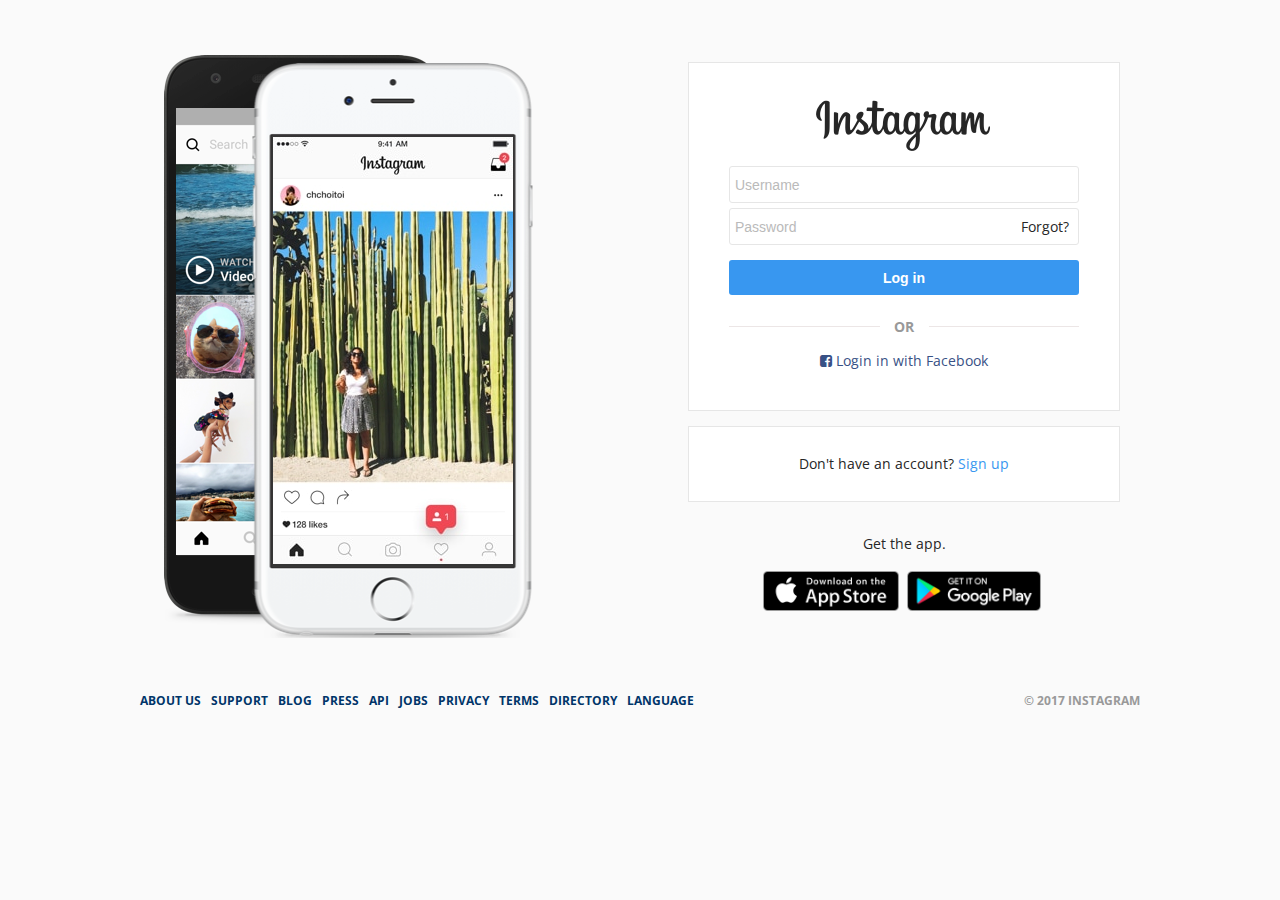
<file: index.html>
<!DOCTYPE html>
<html>
  <head>
    <meta charset="utf-8">
    <title>Login | Instaclone</title>
    <link href="https://maxcdn.bootstrapcdn.com/font-awesome/4.7.0/css/font-awesome.min.css" rel="stylesheet" />
    <link rel="stylesheet" href="css/style.css" />
    <meta name="viewport" content="width=device-width, initial-scale=1.0, user-scalable=no">
  </head>
  <body>
  <main id="login">
    <div class="login__column">
      <img src="images/phoneImage.png" class="login__phoneImage"/>
    </div>
    <div class="login__column">
      <div class="login__box">
        <img src="images/logo.png" />
        <form action="feed.html" method="get" class="login__form">
          <input
            name="username"
            type="text"
            placeholder="Username"
            required
          />
          <div class="login__form--box">
          <input
            name="password"
            type="password"
            placeholder="Password"
            required
          />
          <a href="#">Forgot?</a>
          </div>
          <input type="submit" value="Log in"/>
        </form>
        <span class="login__divider">or</span>
        <a href="#" class="login__fb-link">
          <i class="fa fa-facebook-square" aria-hidden="true"></i>
          Login in with Facebook</a>
      </div>
      <div class="login__box">
        <span class="login__text">Don't have an account?</span>
        <a href="#">Sign up</a>
      </div>
      <div class="login__box login__box--transparent">
        <span class="login__text">Get the app.</span>
        <div class="login__appstores">
          <img src="images/ios.png" class="login__appstore" />
          <img src="images/android.png" class="login__appstore" />
        </div>
      </div>
    </div>
  </main>
  <footer>
    <nav class="footer__nav">
      <ul class="footer__list">
        <li class="footer__item"><a href="#" class="footer__link">about us</a></li>
        <li class="footer__item"><a href="#" class="footer__link">support</a></li>
        <li class="footer__item"><a href="#" class="footer__link">blog</a></li>
        <li class="footer__item"><a href="#" class="footer__link">press</a></li>
        <li class="footer__item"><a href="#" class="footer__link">api</a></li>
        <li class="footer__item"><a href="#" class="footer__link">jobs</a></li>
        <li class="footer__item"><a href="#" class="footer__link">privacy</a></li>
        <li class="footer__item"><a href="#" class="footer__link">terms</a></li>
        <li class="footer__item"><a href="#" class="footer__link">directory</a></li>
        <li class="footer__item"><a href="#" class="footer__link">language</a></li>
      </ul>
    </nav>
    <span class="footer__copyright">© 2017 instagram</span>
  </footer>
  </body>
</html>
</file>
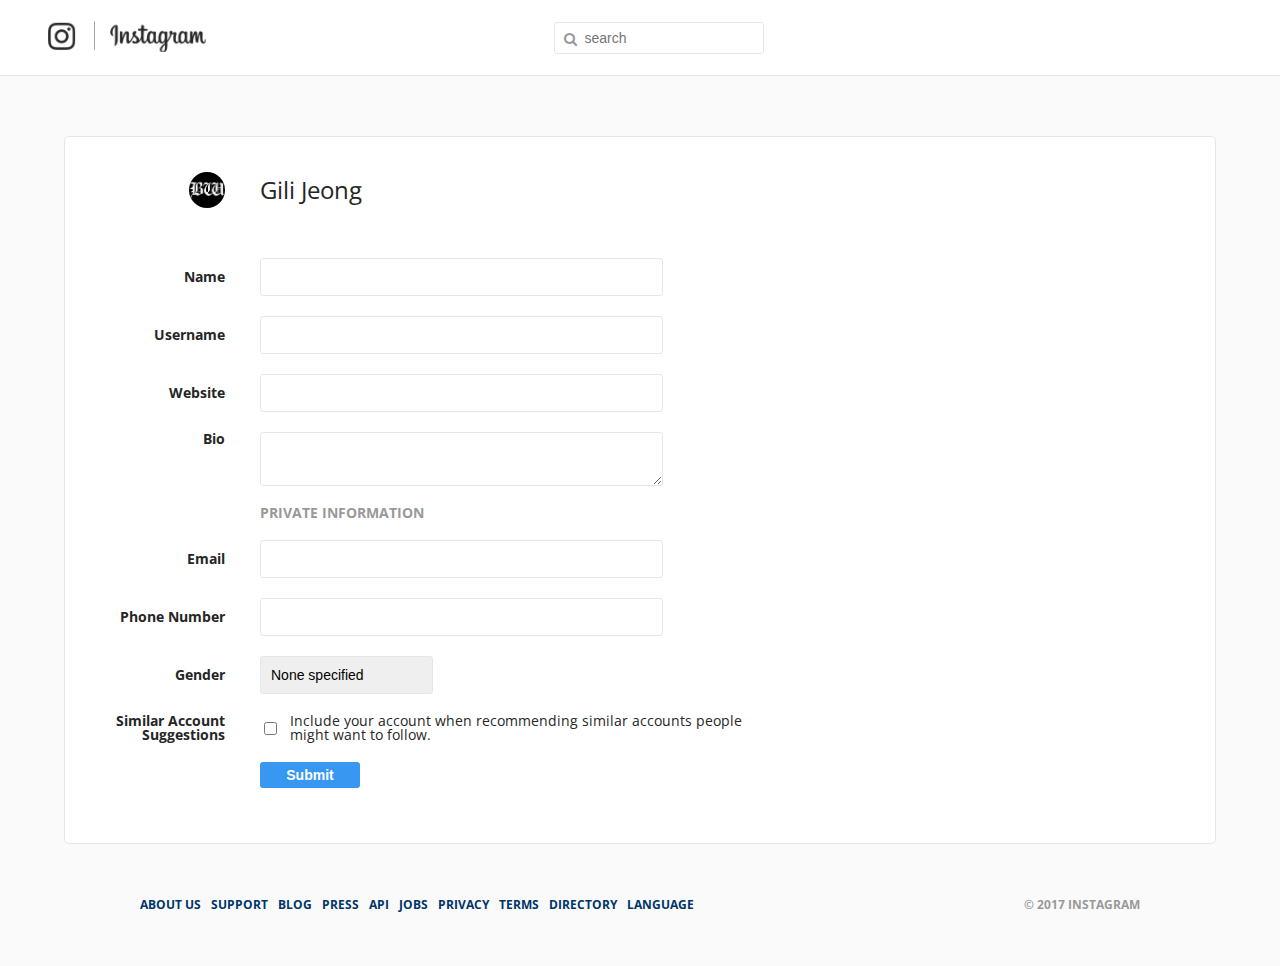
<file: edit-profile.html>
<!DOCTYPE html>
<html>
  <head>
    <meta charset="utf-8">
    <title>Edit-profile | Instaclone</title>
    <link href="https://maxcdn.bootstrapcdn.com/font-awesome/4.7.0/css/font-awesome.min.css" rel="stylesheet" />
    <link rel="stylesheet" href="css/style.css" />
    <meta name="viewport" content="width=device-width, initial-scale=1.0, user-scalable=no">
  </head>
  <body>
    <nav class="navigation">
      <a href="feed.html">
        <img src="images/navLogo.png" class="navigation__logo"/>
      </a>
      <div class="navigation__search">
        <i class="fa fa-search"></i>
        <input type="text" placeholder="search" class="navigation__input"/>
      </div>
      <div class="navigation__icons">
        <a href="explore.html" class="navigation__link" id="compass">
          <i class="fa fa-compass"></i>
        </a>
        <a href="#" class="navigation__link" id="heart">
          <i class="fa fa-heart-o"></i>
        </a>
        <a href="profile.html" class="navigation__link" id="user">
          <i class="fa fa-user-o"></i>
        </a>
      </div>
    </nav>
    <main class="edit-profile">
      <header class="edit-profile__header">
        <div class="edit-profile__avatar-container">
          <img src="images/avatar.jpg"/>
        </div>
        <h3 class="edit-profile__title">Gili Jeong</h3>
      </header>
      <form class="form">
        <div class="form__row">
          <label for="name" class="form__label">Name</label>
          <input id="name" type="text">
        </div>
        <div class="form__row">
          <label for="username" class="form__label">Username</label>
          <input id="username" type="text">
        </div>
        <div class="form__row">
          <label for="website" class="form__label">Website</label>
          <input id="website" type="text">
        </div>
        <div class="form__row">
          <label for="bio" class="form__label">Bio</label>
          <textarea id="bio"></textarea>
        </div>
        <div class="form__row">
          <div class="form__label"></div>
          <span class="form_text">private information</span>
        </div>
        <div class="form__row">
          <label for="email" class="form__label">Email</label>
          <input id="email" type="email">
        </div>
        <div class="form__row">
          <label for="phone-number" class="form__label">Phone Number</label>
          <input id="phone-number" type="text">
        </div>
        <div class="form__row">
          <label for="gender" class="form__label">Gender</label>
          <select id="gender">
            <option value="Male">Male</option>
            <option value="Female">Female</option>
            <option value="None" selected>None specified</option>
          </select>
        </div>
        <div class="form__row">
          <span class="form__label">Similar Account Suggestions</span>
          <input id="similar" type="checkbox">
          <label for="similar" class="form__outside-label">Include your account when recommending similar accounts people might want to follow.</label>
        </div>
        <div class="form__row">
          <div class="form__label"></div>
          <input type="submit" value="Submit"/>
        </div>
      </form>
    </main>
    <footer>
      <nav class="footer__nav">
        <ul class="footer__list">
          <li class="footer__item"><a href="#" class="footer__link">about us</a></li>
          <li class="footer__item"><a href="#" class="footer__link">support</a></li>
          <li class="footer__item"><a href="#" class="footer__link">blog</a></li>
          <li class="footer__item"><a href="#" class="footer__link">press</a></li>
          <li class="footer__item"><a href="#" class="footer__link">api</a></li>
          <li class="footer__item"><a href="#" class="footer__link">jobs</a></li>
          <li class="footer__item"><a href="#" class="footer__link">privacy</a></li>
          <li class="footer__item"><a href="#" class="footer__link">terms</a></li>
          <li class="footer__item"><a href="#" class="footer__link">directory</a></li>
          <li class="footer__item"><a href="#" class="footer__link">language</a></li>
        </ul>
      </nav>
      <span class="footer__copyright">© 2017 instagram</span>
    </footer>
    <script src="js/app.js"></script>
  </body>
</html>
</file>
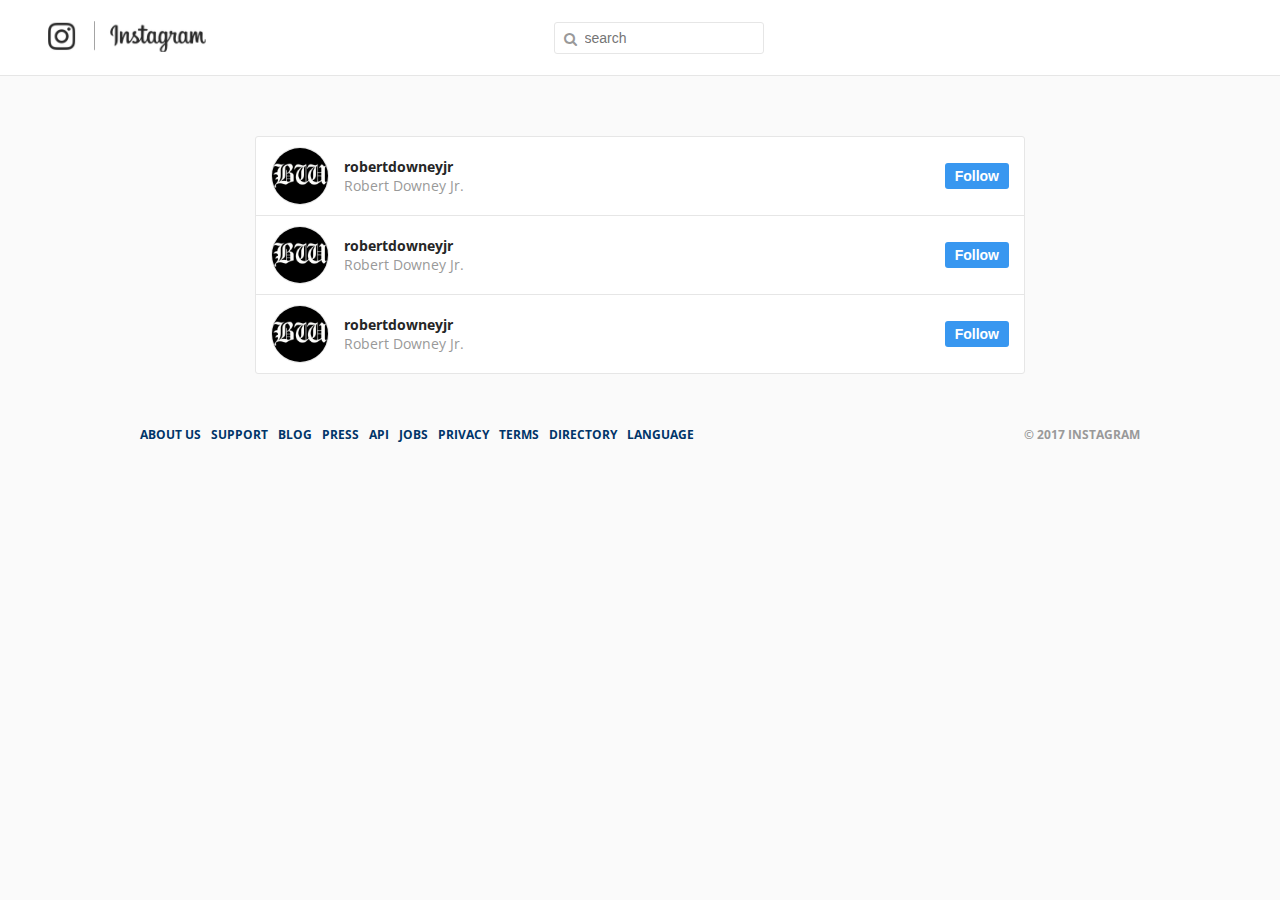
<file: explore.html>
<!DOCTYPE html>
<html>
  <head>
    <meta charset="utf-8">
    <title>Explore | Instaclone</title>
    <link href="https://maxcdn.bootstrapcdn.com/font-awesome/4.7.0/css/font-awesome.min.css" rel="stylesheet" />
    <link rel="stylesheet" href="css/style.css" />
    <meta name="viewport" content="width=device-width, initial-scale=1.0, user-scalable=no">
  </head>
  <body>
    <nav class="navigation">
      <a href="feed.html">
        <img src="images/navLogo.png" class="navigation__logo"/>
      </a>
      <div class="navigation__search">
        <i class="fa fa-search"></i>
        <input type="text" placeholder="search" class="navigation__input"/>
      </div>
      <div class="navigation__icons">
        <a href="explore.html" class="navigation__link" id="compass">
          <i class="fa fa-compass"></i>
        </a>
        <a href="#" class="navigation__link" id="heart">
          <i class="fa fa-heart-o"></i>
        </a>
        <a href="profile.html" class="navigation__link" id="user">
          <i class="fa fa-user-o"></i>
        </a>
      </div>
    </nav>
    <main class="explore">
      <ul class="explore__users">
        <li class="explore__user">
          <div class="explore__user-info">
            <img src="images/avatar.jpg" class="explore__avatar">
            <div class="explore__name">
              <span class="explore__username">robertdowneyjr</span>
              <span class="explore__full-name">Robert Downey Jr.</span>
            </div>
          </div>
          <button>Follow</button>
        </li>
        <li class="explore__user">
          <div class="explore__user-info">
            <img src="images/avatar.jpg" class="explore__avatar">
            <div class="explore__name">
              <span class="explore__username">robertdowneyjr</span>
              <span class="explore__full-name">Robert Downey Jr.</span>
            </div>
          </div>
          <button>Follow</button>
        </li>
        <li class="explore__user">
          <div class="explore__user-info">
            <img src="images/avatar.jpg" class="explore__avatar">
            <div class="explore__name">
              <span class="explore__username">robertdowneyjr</span>
              <span class="explore__full-name">Robert Downey Jr.</span>
            </div>
          </div>
          <button>Follow</button>
        </li>
      </ul>
    </main>
    <footer>
      <nav class="footer__nav">
        <ul class="footer__list">
          <li class="footer__item"><a href="#" class="footer__link">about us</a></li>
          <li class="footer__item"><a href="#" class="footer__link">support</a></li>
          <li class="footer__item"><a href="#" class="footer__link">blog</a></li>
          <li class="footer__item"><a href="#" class="footer__link">press</a></li>
          <li class="footer__item"><a href="#" class="footer__link">api</a></li>
          <li class="footer__item"><a href="#" class="footer__link">jobs</a></li>
          <li class="footer__item"><a href="#" class="footer__link">privacy</a></li>
          <li class="footer__item"><a href="#" class="footer__link">terms</a></li>
          <li class="footer__item"><a href="#" class="footer__link">directory</a></li>
          <li class="footer__item"><a href="#" class="footer__link">language</a></li>
        </ul>
      </nav>
      <span class="footer__copyright">© 2017 instagram</span>
    </footer>
  </body>
</html>
</file>
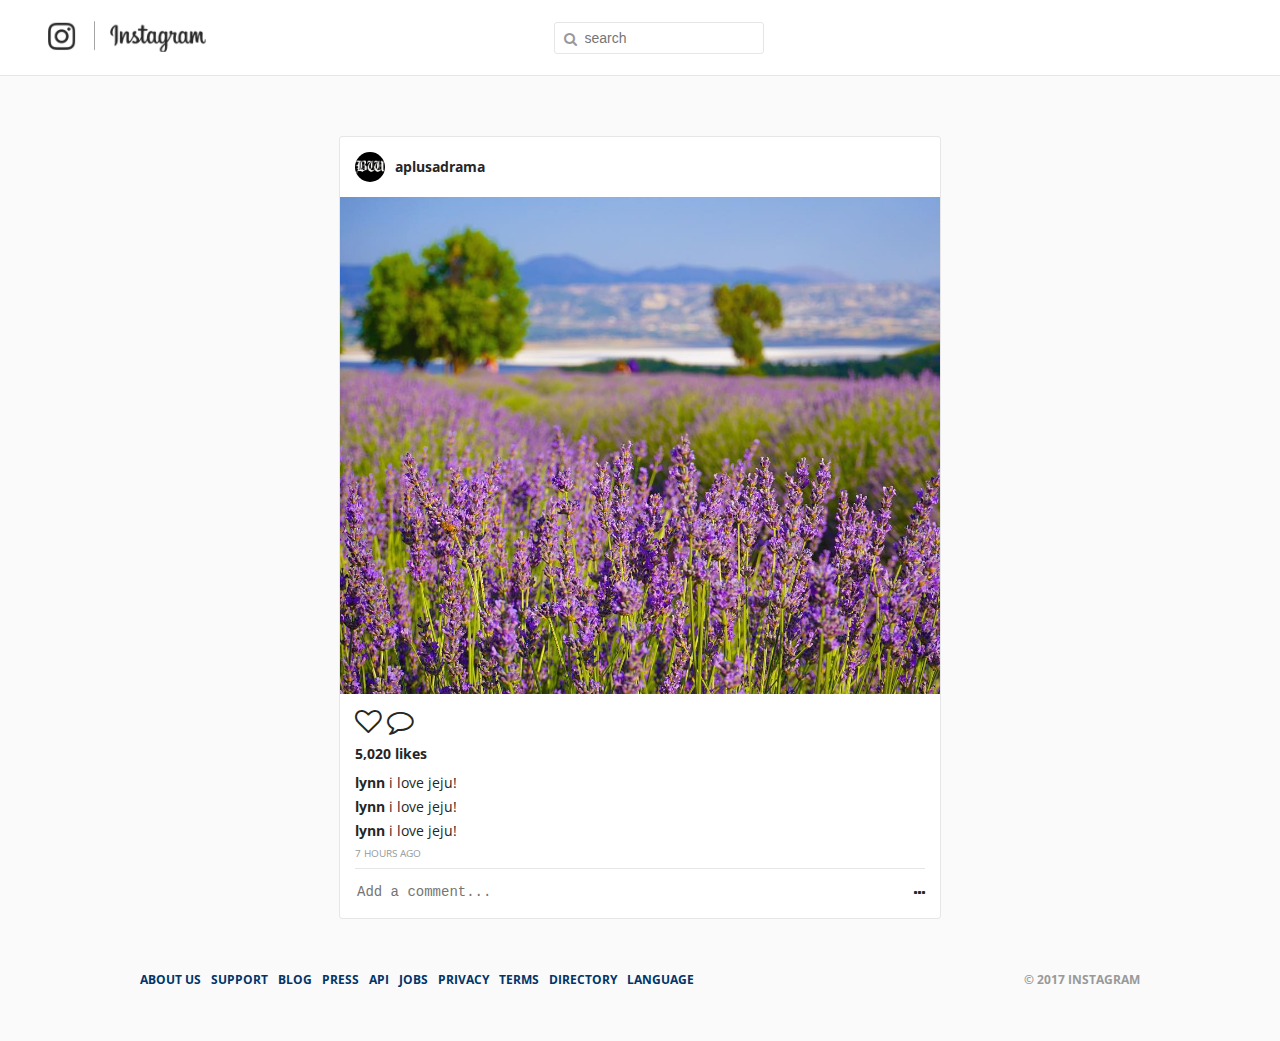
<file: feed.html>
<!DOCTYPE html>
<html>
  <head>
    <meta charset="utf-8">
    <title>Feed | Instaclone</title>
    <link href="https://maxcdn.bootstrapcdn.com/font-awesome/4.7.0/css/font-awesome.min.css" rel="stylesheet" />
    <link rel="stylesheet" href="css/style.css" />
    <meta name="viewport" content="width=device-width, initial-scale=1.0, user-scalable=no">
  </head>
  <body>
    <nav class="navigation">
      <a href="feed.html">
        <img src="images/navLogo.png" class="navigation__logo"/>
      </a>
      <div class="navigation__search">
        <i class="fa fa-search"></i>
        <input type="text" placeholder="search" class="navigation__input"/>
      </div>
      <div class="navigation__icons">
        <a href="explore.html" class="navigation__link" id="compass">
          <i class="fa fa-compass"></i>
        </a>
        <a href="#" class="navigation__link" id="heart">
          <i class="fa fa-heart-o"></i>
        </a>
        <a href="profile.html" class="navigation__link" id="user">
          <i class="fa fa-user-o"></i>
        </a>
      </div>
    </nav>
    <main class="feed">
      <article class="photo">
        <header class="photo__header">
          <img src="images/avatar.jpg" class="photo__avatar"/>
          <span class="photo__username">aplusadrama</span>
        </header>
        <img src="images/feedPhoto.jpg"  class="photo__image" />
        <div class="photo__info">
          <div class="photo__actions">
            <span class="photo__icon-container">
              <i class="fa fa-heart-o fa-lg heart"></i>
            </span>
            <span class="photo__icon-container">
              <i class="fa fa-comment-o fa-lg comment"></i>
            </span>
          </div>
          <span class="photo__likes">5,020 likes</span>
          <ul class="photo__comments">
            <li class="photo__comment">
              <span class="photo__comment-author">lynn</span> i love jeju!
            </li>
            <li class="photo__comment">
              <span class="photo__comment-author">lynn</span> i love jeju!
            </li>
            <li class="photo__comment">
              <span class="photo__comment-author">lynn</span> i love jeju!
            </li>
          </ul>
          <span class="photo__date">7 hours ago</span>
          <div class="photo__add-comment">
            <textarea placeholder="Add a comment..."></textarea>
            <i class="fa fa-ellipsis-h"></i>
          </div>
        </div>
      </article>
    </main>
    <footer>
      <nav class="footer__nav">
        <ul class="footer__list">
          <li class="footer__item"><a href="#" class="footer__link">about us</a></li>
          <li class="footer__item"><a href="#" class="footer__link">support</a></li>
          <li class="footer__item"><a href="#" class="footer__link">blog</a></li>
          <li class="footer__item"><a href="#" class="footer__link">press</a></li>
          <li class="footer__item"><a href="#" class="footer__link">api</a></li>
          <li class="footer__item"><a href="#" class="footer__link">jobs</a></li>
          <li class="footer__item"><a href="#" class="footer__link">privacy</a></li>
          <li class="footer__item"><a href="#" class="footer__link">terms</a></li>
          <li class="footer__item"><a href="#" class="footer__link">directory</a></li>
          <li class="footer__item"><a href="#" class="footer__link">language</a></li>
        </ul>
      </nav>
      <span class="footer__copyright">© 2017 instagram</span>
    </footer>
    <script src="https://code.jquery.com/jquery-3.2.1.min.js"></script>
    <script src="js/app.js"></script>
  </body>
</html>
</file>
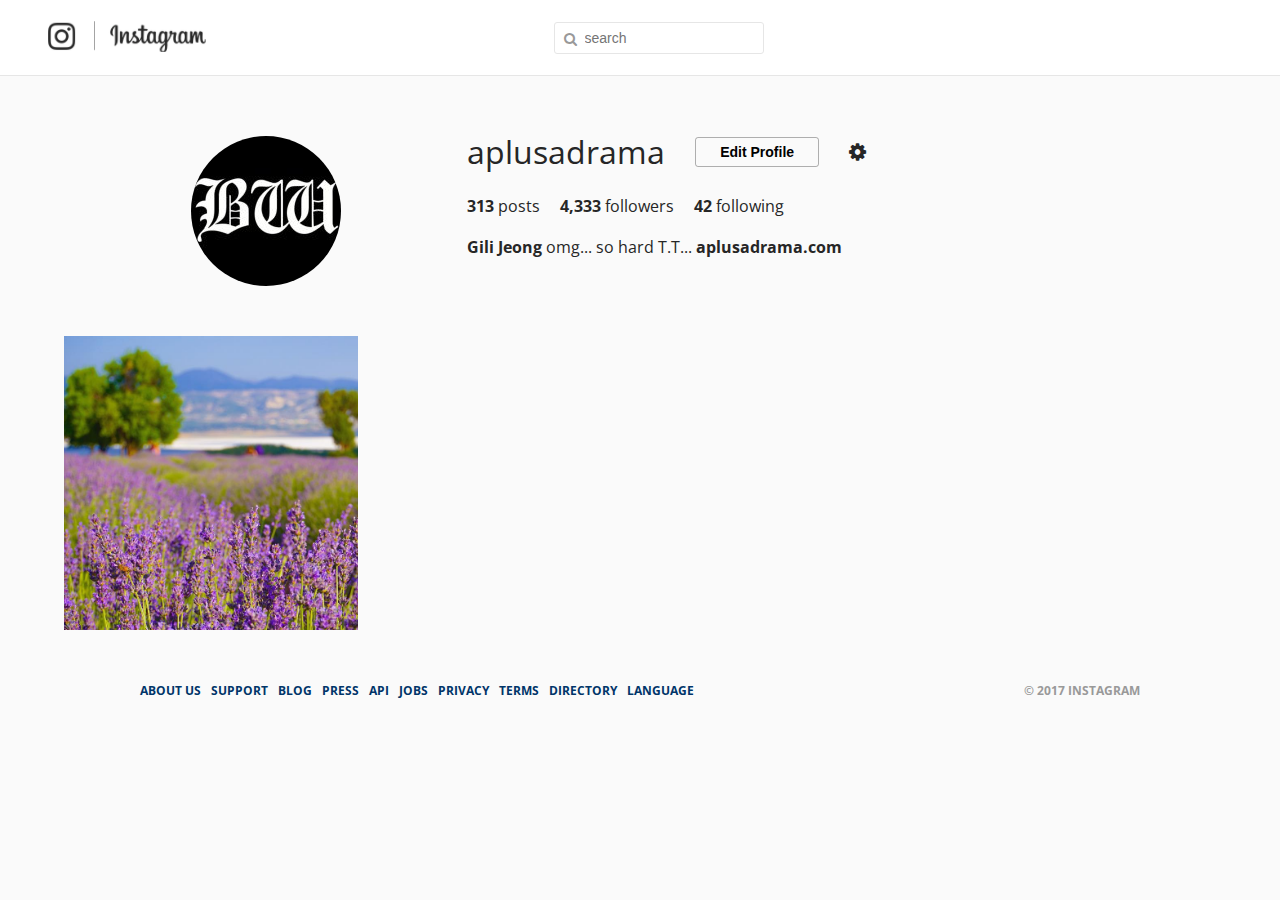
<file: profile.html>
<!DOCTYPE html>
<html>
  <head>
    <meta charset="utf-8">
    <title>Profile | Instaclone</title>
    <link href="https://maxcdn.bootstrapcdn.com/font-awesome/4.7.0/css/font-awesome.min.css" rel="stylesheet" />
    <link rel="stylesheet" href="css/style.css" />
    <meta name="viewport" content="width=device-width, initial-scale=1.0, user-scalable=no">
  </head>
  <body>
    <nav class="navigation">
      <a href="feed.html">
        <img src="images/navLogo.png" class="navigation__logo"/>
      </a>
      <div class="navigation__search">
        <i class="fa fa-search"></i>
        <input type="text" placeholder="search" class="navigation__input"/>
      </div>
      <div class="navigation__icons">
        <a href="explore.html" class="navigation__link" id="compass">
          <i class="fa fa-compass"></i>
        </a>
        <a href="#" class="navigation__link" id="heart">
          <i class="fa fa-heart-o"></i>
        </a>
        <a href="profile.html" class="navigation__link" id="user">
          <i class="fa fa-user-o"></i>
        </a>
      </div>
    </nav>
    <main class="profile">
      <header class="profile__header">
        <div class="profile__user-image">
          <img src="images/avatar.jpg" class="profile__avatar">
        </div>
        <div class="profile__user-info">
          <div class="profile__name">
            <h3 class="profile__username">aplusadrama</h3>
            <a href="edit-profile.html" class="profile__edit-btn">
              <button>Edit Profile</button>
            </a>
          <span class="profile__icon">
            <i class="fa fa-cog"></i>
          </span>
        </div>
          <ul class="profile__counts">
            <li class="profile__stat"><span class="profile__number">313</span> posts</li>
            <li class="profile__stat"><span class="profile__number">4,333</span> followers</li>
            <li class="profile__stat"><span class="profile__number">42</span> following</li>
          </ul>
            <p class="profile__bio">
              <span class="profile__full-name">Gili Jeong</span>
              omg... so hard T.T...
              <a href="#" class="profile__website">aplusadrama.com</a>
            </p>
        </div>
      </header>
      <section class="profile__photos">
        <div class="profile__photo-row">
          <div class="profile__photo">
            <img src="images/feedPhoto.jpg" />
            <div class="profile__photo-overlay">
              <div class="profile__photo-stat">
                <i class="fa fa-heart"></i>
                <span class="profile__photo-number">608</span>
              </div>
              <div class="profile__photo-stat">
                <i class="fa fa-comment"></i>
                <span class="profile__photo-number">22</span>
              </div>
            </div>
          </div>
        </div>
      </section>
    </main>
    <footer>
      <nav class="footer__nav">
        <ul class="footer__list">
          <li class="footer__item"><a href="#" class="footer__link">about us</a></li>
          <li class="footer__item"><a href="#" class="footer__link">support</a></li>
          <li class="footer__item"><a href="#" class="footer__link">blog</a></li>
          <li class="footer__item"><a href="#" class="footer__link">press</a></li>
          <li class="footer__item"><a href="#" class="footer__link">api</a></li>
          <li class="footer__item"><a href="#" class="footer__link">jobs</a></li>
          <li class="footer__item"><a href="#" class="footer__link">privacy</a></li>
          <li class="footer__item"><a href="#" class="footer__link">terms</a></li>
          <li class="footer__item"><a href="#" class="footer__link">directory</a></li>
          <li class="footer__item"><a href="#" class="footer__link">language</a></li>
        </ul>
      </nav>
      <span class="footer__copyright">© 2017 instagram</span>
    </footer>
    <div class="profileOverlay">
       <i class="fa fa-times fa-2x"></i>
       <div class="profileOverlay-container">
         <div class="profileOverlay__links">
           <ul class="profileOverlay__list">
             <li class="profileOverlay__item"><a href="#">Change Password</a></li>
             <li class="profileOverlay__item"><a href="#">Authorized Apps</a></li>
             <li class="profileOverlay__item"><a href="#">Notifications</a></li>
             <li class="profileOverlay__item"><a href="index.html">Log Out</a></li>
             <li class="profileOverlay__item" id="cancel"><a href="#">Cancel</a></li>
           </ul>
       </div>
     </div>
    <script src="https://code.jquery.com/jquery-3.2.1.min.js"></script>
    <script src="js/app.js"></script>
    </body>
</html>
</file>
<file: css/style.css>
@import url('https://fonts.googleapis.com/css?family=Open+Sans:400,700');
@import "reset.css";
@import "global.css";
@import "footer.css";
@import "login.css";
@import "navigation.css";
@import "explore.css";
@import "feed.css";
@import "profile.css";
@import "edit-profile.css";
@import "phone.css";
</file>
